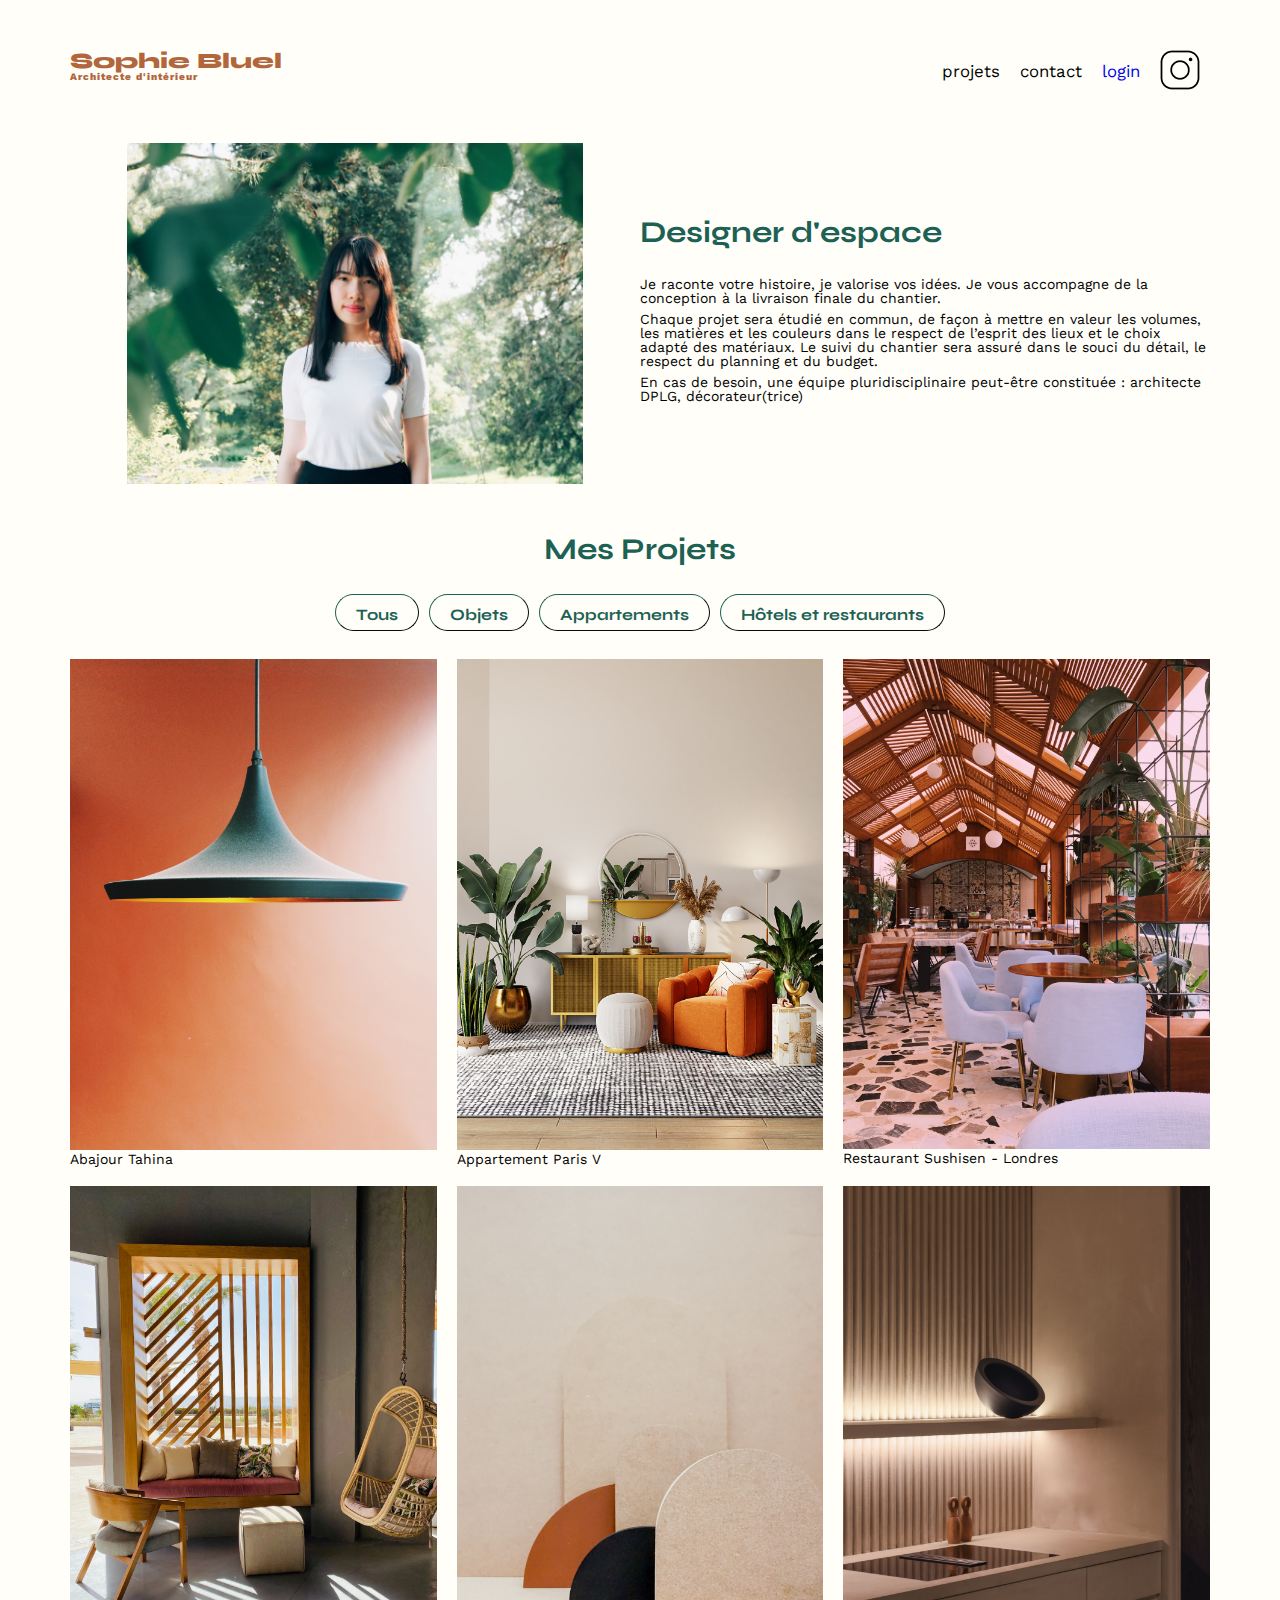
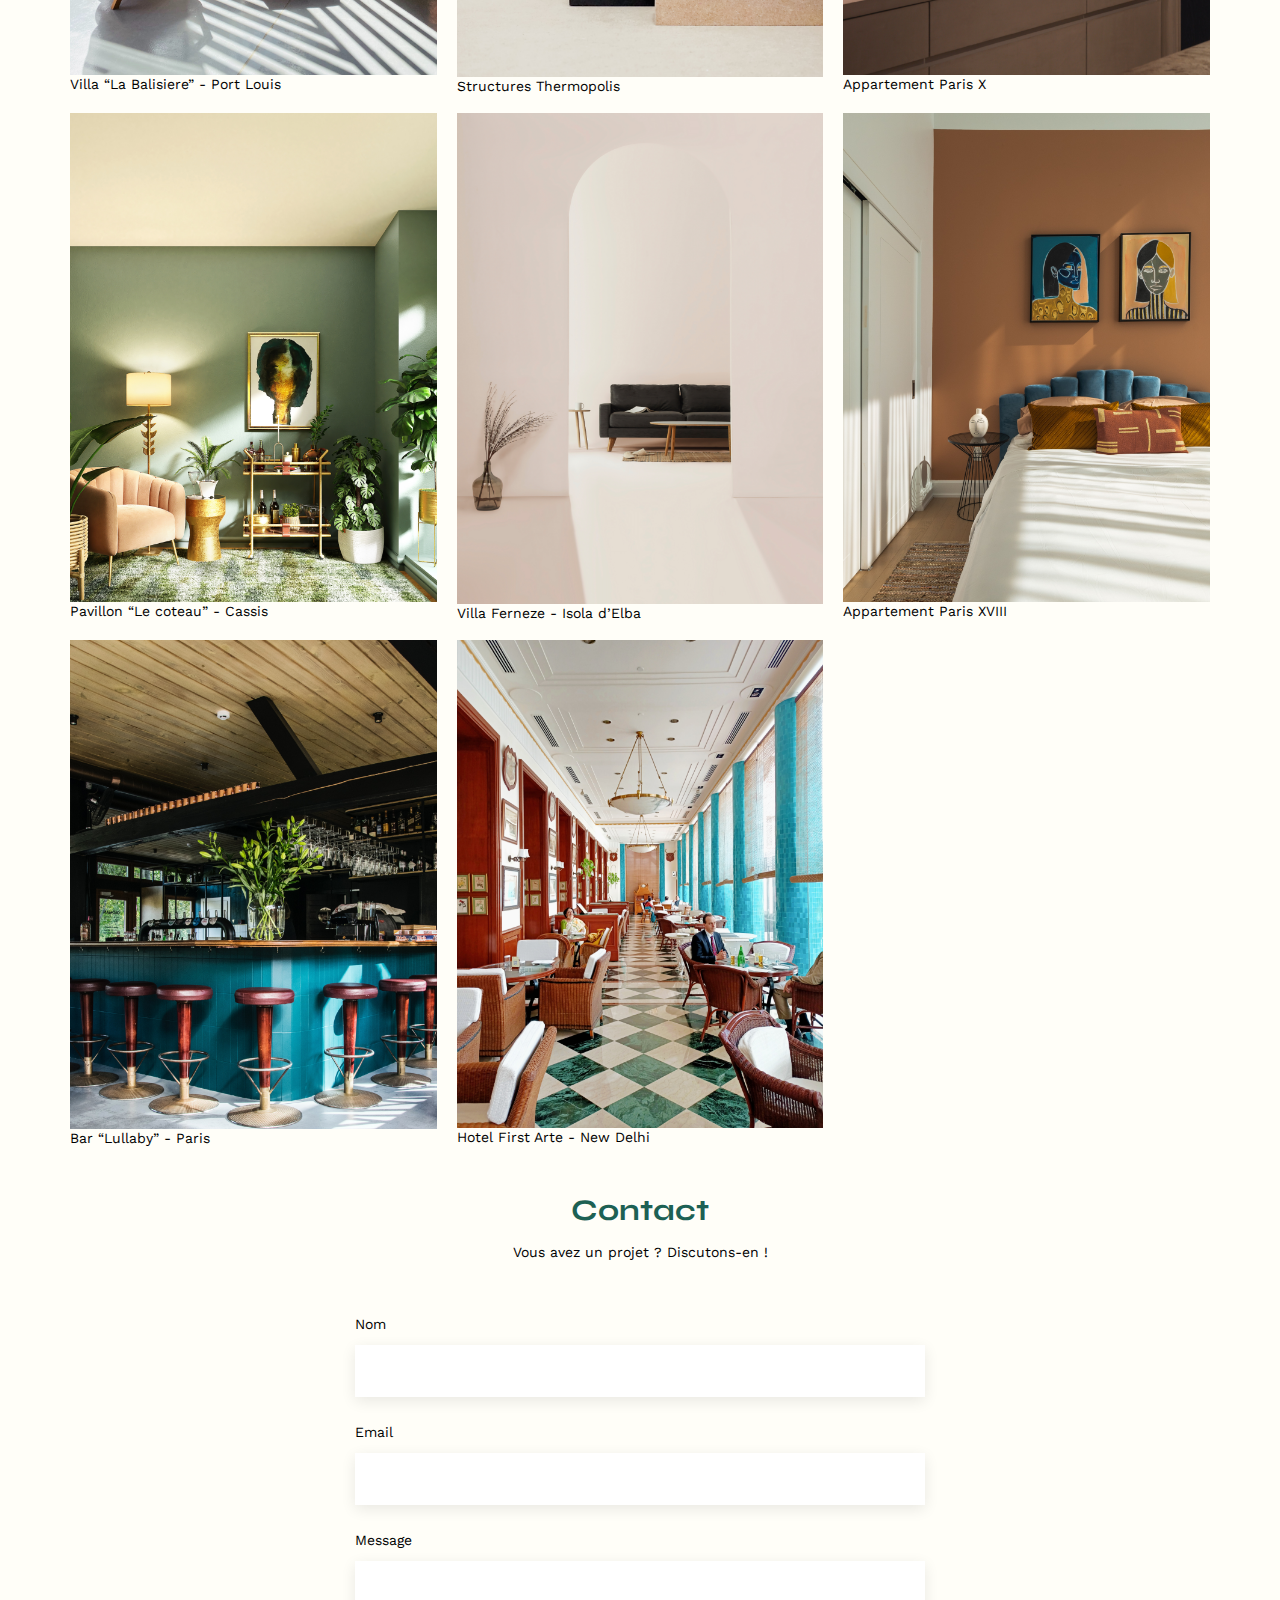
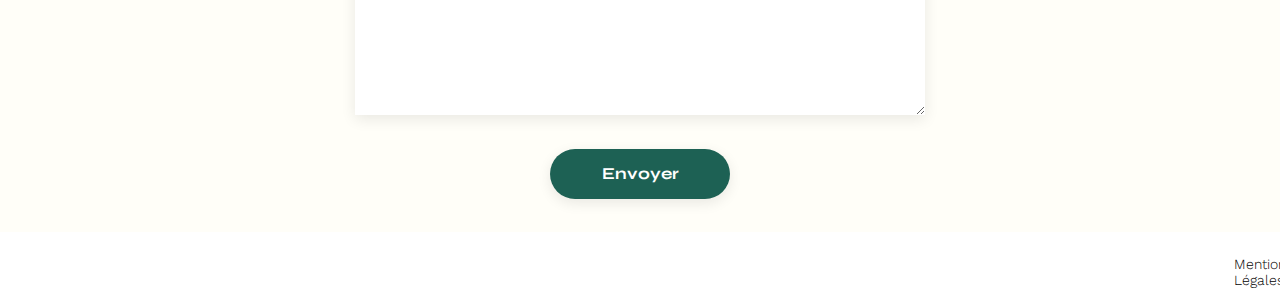
<file: FrontEnd/index.html>
<!DOCTYPE html>
<html lang="fr">

<head>
	<meta charset="UTF-8">
	<title>Sophie Bluel - Architecte d'intérieur</title>
	<meta name="viewport" content="width=device-width, initial-scale=1.0">
	<script type="module" src="./assets/projets.js"></script>
	<link rel="preconnect" href="https://fonts.googleapis.com">
	<link rel="preconnect" href="https://fonts.gstatic.com" crossorigin>
	<link href="https://fonts.googleapis.com/css2?family=Syne:wght@700;800&family=Work+Sans&display=swap"
		rel="stylesheet">
	<meta name="description" content="">
	<link rel="stylesheet" href="./assets/style.css">
</head>

<body>
	<div id="main_container">
		<header>
			<h1>Sophie Bluel <span>Architecte d'intérieur</span></h1>
			<nav>
				<ul>
					<li>projets</li>
					<li>contact</li>
					<li><a href="login.html">login</a></li>
					<li><img src="./assets/icons/instagram.png" alt="Instagram"></li>
				</ul>
			</nav>
		</header>
		<main>
			<section id="introduction">
				<figure>
					<img src="./assets/images/sophie-bluel.png" alt="">
				</figure>
				<article>
					<h2>Designer d'espace</h2>
					<p>Je raconte votre histoire, je valorise vos idées. Je vous accompagne de la conception à la
						livraison
						finale du chantier.</p>
					<p>Chaque projet sera étudié en commun, de façon à mettre en valeur les volumes, les matières et les
						couleurs dans le respect de l’esprit des lieux et le choix adapté des matériaux. Le suivi du
						chantier sera assuré dans le souci du détail, le respect du planning et du budget.</p>
					<p>En cas de besoin, une équipe pluridisciplinaire peut-être constituée : architecte DPLG,
						décorateur(trice)</p>
				</article>
			</section>
			<section id="portfolio">
				<h2>Mes Projets</h2>
				<div class="categories">
					<button id="btn-tous">Tous</button>
					<button id="btn-objets">Objets</button>
					<button id="btn-apparts">Appartements</button>
					<button id="btn-hotels">Hôtels et restaurants</button>
				</div>
				<div class="gallery">
					<figure>
						<img src="assets/images/abajour-tahina.png" alt="Abajour Tahina">
						<figcaption>Abajour Tahina</figcaption>
					</figure>
					<figure>
						<img src="assets/images/appartement-paris-v.png" alt="Appartement Paris V">
						<figcaption>Appartement Paris V</figcaption>
					</figure>
					<figure>
						<img src="assets/images/restaurant-sushisen-londres.png" alt="Restaurant Sushisen - Londres">
						<figcaption>Restaurant Sushisen - Londres</figcaption>
					</figure>
					<figure>
						<img src="assets/images/la-balisiere.png" alt="Villa “La Balisiere” - Port Louis">
						<figcaption>Villa “La Balisiere” - Port Louis</figcaption>
					</figure>
					<figure>
						<img src="assets/images/structures-thermopolis.png" alt="Structures Thermopolis">
						<figcaption>Structures Thermopolis</figcaption>
					</figure>
					<figure>
						<img src="assets/images/appartement-paris-x.png" alt="Appartement Paris X">
						<figcaption>Appartement Paris X</figcaption>
					</figure>
					<figure>
						<img src="assets/images/le-coteau-cassis.png" alt="Pavillon “Le coteau” - Cassis">
						<figcaption>Pavillon “Le coteau” - Cassis</figcaption>
					</figure>
					<figure>
						<img src="assets/images/villa-ferneze.png" alt="Villa Ferneze - Isola d’Elba">
						<figcaption>Villa Ferneze - Isola d’Elba</figcaption>
					</figure>
					<figure>
						<img src="assets/images/appartement-paris-xviii.png" alt="Appartement Paris XVIII">
						<figcaption>Appartement Paris XVIII</figcaption>
					</figure>
					<figure>
						<img src="assets/images/bar-lullaby-paris.png" alt="Bar “Lullaby” - Paris">
						<figcaption>Bar “Lullaby” - Paris</figcaption>
					</figure>
					<figure>
						<img src="assets/images/hotel-first-arte-new-delhi.png" alt="Hotel First Arte - New Delhi">
						<figcaption>Hotel First Arte - New Delhi</figcaption>
					</figure>
				</div>
			</section>
			<section id="contact">
				<h2>Contact</h2>
				<p>Vous avez un projet ? Discutons-en !</p>
				<form action="#" method="post">
					<label for="name">Nom</label>
					<input type="text" name="name" id="name">
					<label for="email">Email</label>
					<input type="email" name="email" id="email">
					<label for="message">Message</label>
					<textarea name="message" id="message" cols="30" rows="10"></textarea>
					<input type="submit" value="Envoyer">
				</form>
			</section>
		</main>
	</div>
	<footer>
		<nav>
			<ul>
				<li>Mentions Légales</li>
			</ul>
		</nav>
	</footer>

</body>

</html>
</file>
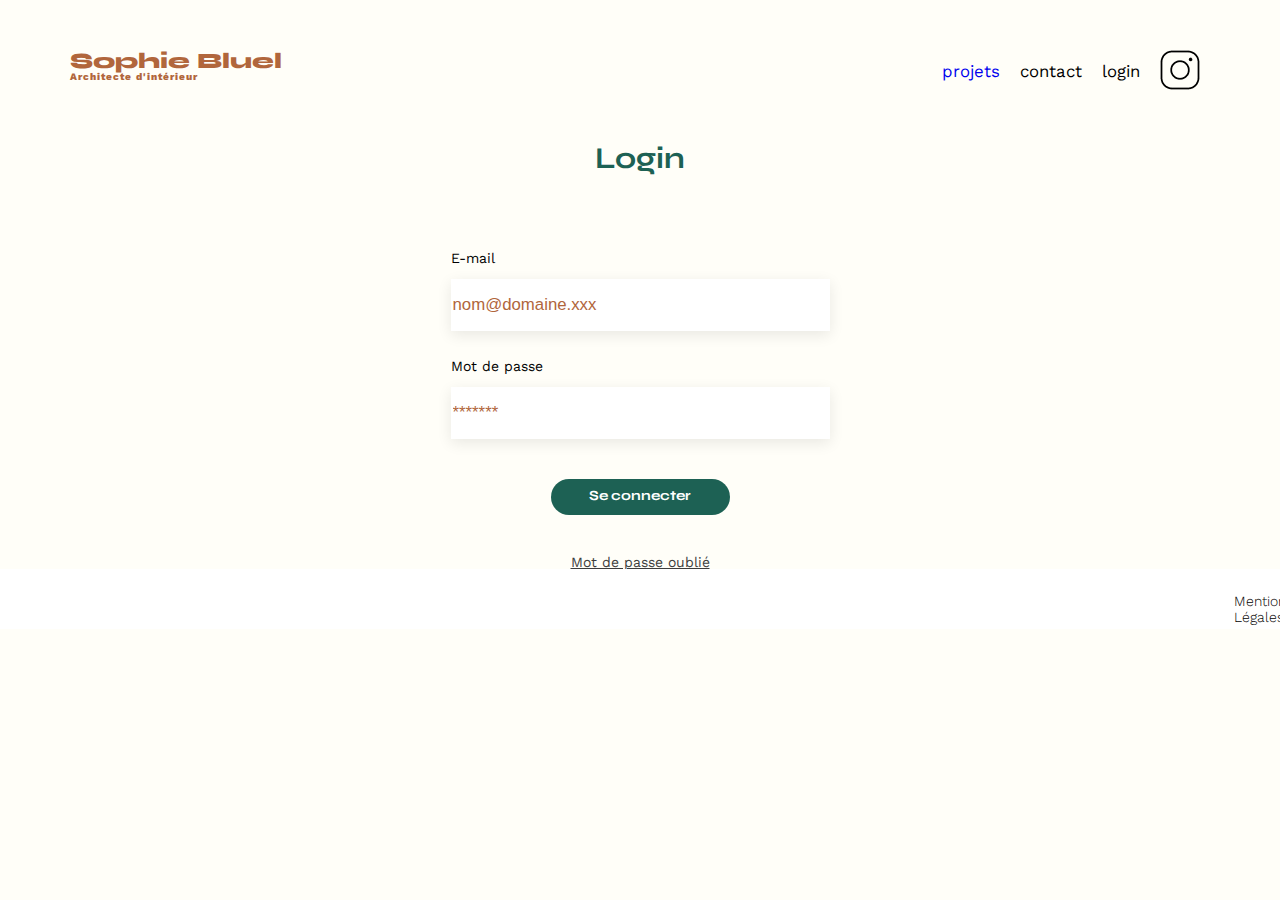
<file: FrontEnd/login.html>
<!DOCTYPE html>
<html lang="fr">

<head>
    <meta charset="UTF-8">
    <title>Sophie Bluel - Architecte d'intérieur</title>
    <meta name="viewport" content="width=device-width, initial-scale=1.0">
    <script type="module" src="./assets/login.js"></script>
    <link rel="preconnect" href="https://fonts.googleapis.com">
    <link rel="preconnect" href="https://fonts.gstatic.com" crossorigin>
    <link href="https://fonts.googleapis.com/css2?family=Syne:wght@700;800&family=Work+Sans&display=swap"
        rel="stylesheet">
    <meta name="description" content="">
    <link rel="stylesheet" href="./assets/style.css">
</head>

<body>
    <div id="main_container">
        <header>
            <h1>Sophie Bluel <span>Architecte d'intérieur</span></h1>
            <nav>
                <ul>
                    <li><a href="index.html">projets</a></li>
                    <li>contact</li>
                    <li>login</li>
                    <li><img src="./assets/icons/instagram.png" alt="Instagram"></li>
                </ul>
            </nav>
        </header>
        <main>
            <section id="login">
                <h2>Login</h2>
                <div class="container">
                    <form action="">
                        <label for="email"><b>E-mail</b></label>
                        <input type="email" id="email" placeholder="nom@domaine.xxx" required>
                        <div class=" champ display-none" id="error-mail">Ceci ne constitue pas une adresse email valide
                        </div>
                        <label for="password"><b>Mot de passe</b></label>
                        <input type="password" id="password" placeholder="*******" required>
                    </form>
                    <div class="champ" id="login-btn">
                        <button type="submit" class="login-btn">Se connecter</button>
                    </div>
                    <div class=" champ display-none" id="error-message">L'un ou l'autre de vos identifiants n'est pas
                        valide</div>
                    <div class=" champ display-none" id="unknown-error-message">Erreur serveur</div>

                    <div class="champ">
                        <a href="login.html">Mot de passe oublié</a>
                    </div>
                </div>
            </section>

        </main>
    </div>
    <footer>
        <nav>
            <ul>
                <li>Mentions Légales</li>
            </ul>
        </nav>
    </footer>
</body>

</html>
</file>
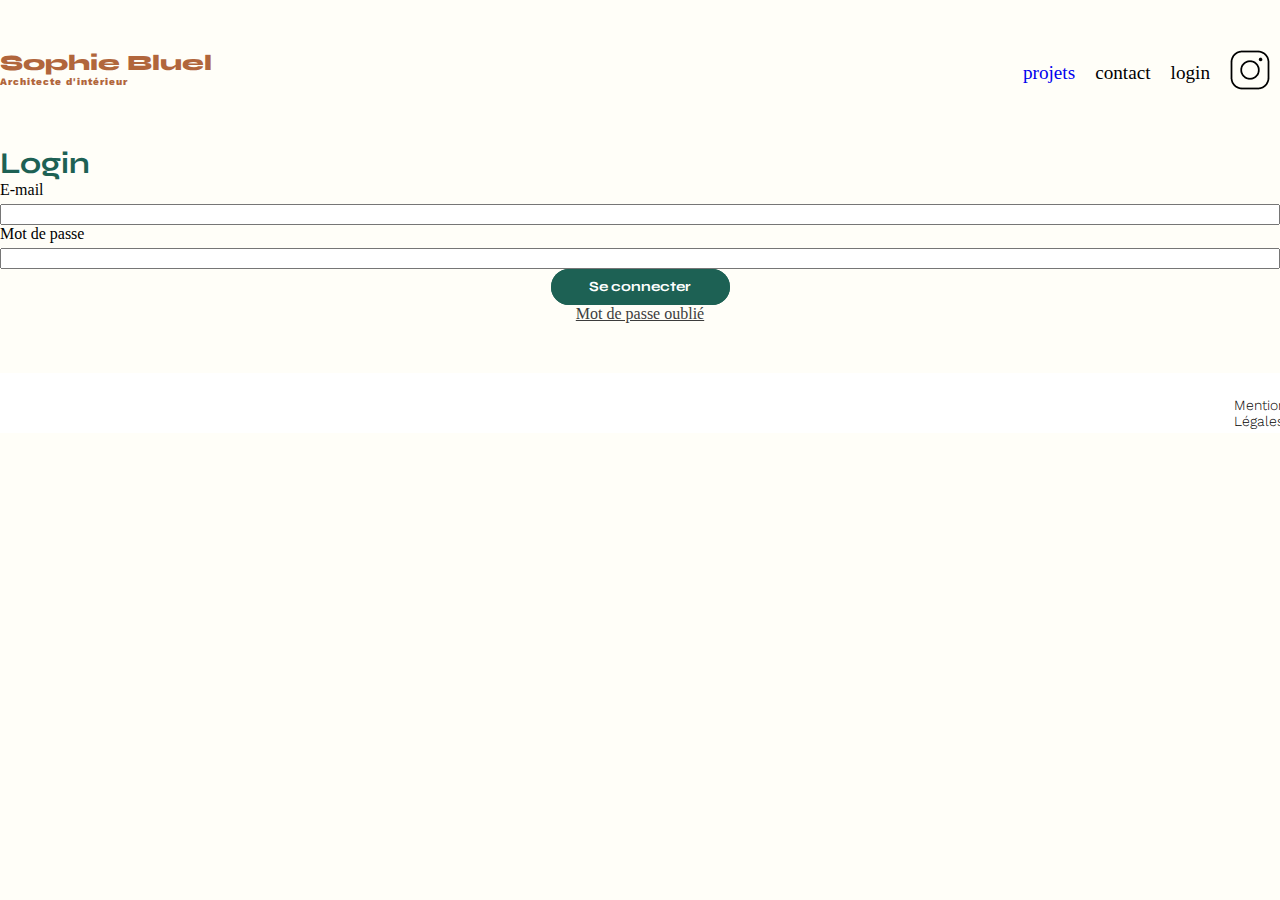
<file: FrontEnd/loginSebSave.html>
<!DOCTYPE html>
<html lang="fr">

<head>
    <meta charset="UTF-8">
    <title>Sophie Bluel - Architecte d'intérieur</title>
    <meta name="viewport" content="width=device-width, initial-scale=1.0">
    <script type="module" src="./assets/login.js"></script>
    <link rel="preconnect" href="https://fonts.googleapis.com">
    <link rel="preconnect" href="https://fonts.gstatic.com" crossorigin>
    <link href="https://fonts.googleapis.com/css2?family=Syne:wght@700;800&family=Work+Sans&display=swap"
        rel="stylesheet">
    <meta name="description" content="">
    <link rel="stylesheet" href="./assets/style.css">
</head>

<body>
    <header>
        <h1>Sophie Bluel <span>Architecte d'intérieur</span></h1>
        <nav>
            <ul>
                <li><a href="index.html">projets</a></li>
                <li>contact</li>
                <li>login</li>
                <li><img src="./assets/icons/instagram.png" alt="Instagram"></li>
            </ul>
        </nav>
    </header>
    <main>
        <section id="login-form">
            <h2>Login</h2>
            <form action="" class="container">
                <div class="champ">
                    <label for="email"><b>E-mail</b></label>
                    <input type="email" id="email">
                </div>
                <div class="champ">
                    <label for="password"><b>Mot de passe</b></label>
                    <input type="password" id="password">
                </div>
                <div class="display-none" id="error-message">L'un ou l'autre de vos identifiants ne sont pas valides</div>
                <div class="champ login-btn ">
                <button class="login-btn">Se connecter</button>
                </div>
                <div class="champ">
                    <a href="login.html">Mot de passe oublié</a>
                </div>
            </form>
        </section>

    </main>

    <footer>
        <nav>
            <ul>
                <li>Mentions Légales</li>
            </ul>
        </nav>
    </footer>
</body>

</html>
</file>
<file: FrontEnd/assets/style.css>
/* http://meyerweb.com/eric/tools/css/reset/
   v2.0 | 20110126
   License: none (public domain)
*/

html,
body,
div,
span,
applet,
object,
iframe,
h1,
h2,
h3,
h4,
h5,
h6,
p,
blockquote,
pre,
a,
abbr,
acronym,
address,
big,
cite,
code,
del,
dfn,
em,
img,
ins,
kbd,
q,
s,
samp,
small,
strike,
strong,
sub,
sup,
tt,
var,
b,
u,
i,
center,
dl,
dt,
dd,
ol,
ul,
li,
fieldset,
form,
label,
legend,
table,
caption,
tbody,
tfoot,
thead,
tr,
th,
td,
article,
aside,
canvas,
details,
embed,
figure,
figcaption,
footer,
header,
hgroup,
menu,
nav,
output,
ruby,
section,
summary,
time,
mark,
audio,
video {
	margin: 0;
	padding: 0;
	border: 0;
	font-size: 100%;
	font: inherit;
	vertical-align: baseline;

}

/* HTML5 display-role reset for older browsers */
article,
aside,
details,
figcaption,
figure,
footer,
header,
hgroup,
menu,
nav,
section {
	display: block;

}





ol,
ul {
	list-style: none;
}

blockquote,
q {
	quotes: none;
}

blockquote:before,
blockquote:after,
q:before,
q:after {
	content: '';
	content: none;
}

table {
	border-collapse: collapse;
	border-spacing: 0;
}

/** end reset css**/
#banner {
	background-color: black;
	height: 60px;
	display: flex;
	align-items: center;
	justify-content: center;
}

#banner ul {
	display: flex;
	justify-content: space-between;
	align-items: center;
	gap: 8px;
	color: #fff;

}


#banner li a {
	color:#fff;
	text-decoration: none;
	font-size: 19px;
	font-family: Work Sans;
}

#banner li a:hover {
	color:#B1663C;
}

#banner i {
	font-size: 19px;
}

#publish {
	width: fit-content;
	padding-right: 15px;
	padding-left: 15px;
	height: 38px;
	border-radius: 60px;
	font-size: 19px;
	font-family: Work Sans;

}

body {
	background-color: #fffef8;
}

#main_container {
	line-height: 1;
	background-color: #fffef8;
	max-width: 1140px;
	margin: auto;
	font-family: 'Work Sans';
	font-size: 14px;
}

header {
	display: flex;
	justify-content: space-between;
	margin: 50px 0
}

section {
	margin: 50px 0
}

h1 {
	display: flex;
	flex-direction: column;
	font-family: 'Syne';
	font-size: 22px;
	font-weight: 800;
	color: #B1663C
}

h1>span {
	font-family: 'Work Sans';
	font-size: 10px;
	letter-spacing: 0.1em;
	;
}

h2 {
	font-family: 'Syne';
	font-weight: 700;
	font-size: 30px;
	color: #1D6154
}

nav ul {
	display: flex;
	align-items: center;
	list-style-type: none;

}

nav li {
	padding: 0 10px;
	font-size: 1.2em;
}

nav li a {
	text-decoration: none;
}

nav li:hover {
	color: #B1663C;
}

nav li a:visited {
	color: black;
}

nav li a:hover {
	color: #B1663C;
}

#introduction {
	display: flex;
	align-items: center;
}

#introduction figure {
	flex: 1;
}

#introduction img {
	display: block;
	margin: auto;
	width: 80%;
}

#introduction figcaption {
	margin-top: 10px;
	margin-left: 10%;

}

#introduction figcaption a {
	color:black;
	text-decoration: none;

}

#introduction figcaption a:hover {
	color: #B1663C;
	text-decoration: none;

}

#introduction article {
	flex: 1
}

#introduction h2 {
	margin-bottom: 1em;
}

#introduction p {
	margin-bottom: 0.5em;
}

#mes-projets {
	position: relative;
	width:fit-content;
	margin-left: auto;
	margin-right: auto;
}
#modifier {
	position:absolute;
	left:220px;
	top:10px;
	display: flex;
	justify-content: space-between;
	gap:5px;

}

#modifier a {
	color:black;
	text-decoration: none;
}

#modifier a:hover {
	color: #B1663C;
}
#portfolio h2 {
	text-align: center;
	margin-bottom: 1em;
}

.plusbas {
	margin-top: 100px;
}

#login h2 {
	text-align: center;
	margin-bottom: 1em;

}

#login .container {

	display: flex;
	flex-direction: column;
	width: 379px;
	margin-left: auto;
	margin-right: auto;
	align-content: space-between;
	gap: 40px;
}



.champ {

	display: flex;
	flex-direction: column;
	align-content: space-between;
	gap: 5px;
}

.champ a {
	margin-left: auto;
	margin-right: auto;
	color: rgba(61, 61, 61, 1);

}

/*input[type=email],
input[type=password] {
	width: 379px;
	height: 51px;
	border: 0px;
	box-shadow: 0px 4px 14px rgba(0, 0, 0, 0.09);
}*/

input::placeholder {
	color: #B1663C;
}

.login-btn {
	width: 179px;
	height: 36px;
	border-radius: 60px;
	background-color: #1D6154;
	border: 0px;
	color: white;
	font-family: 'Syne';
	font-weight: 700;
	font-size: 14px;
	line-height: 16.8px;
	margin-left: auto;
	margin-right: auto;
}

.display-none {
	display:none;
}

.display {
	color: red;
	display: block!important;
}

.border-red {
	border: solid 1px!important;
	border-color: red!important;
}

.categories {
	width: fit-content;
	margin-left: auto;
	margin-right: auto;
	margin-bottom: 2em;
	display: flex;
	gap: 10px;
}

.categories button {
	font-family: 'Syne';
	font-weight: 700;
	font-size: 16px;
	line-height: 19.2px;
	height: 37px;
	border-radius: 60px;
	border-width: 1px;
	border-color: #1D6154;
	color: #1D6154;
	padding: 10px 20px 20px 20px;
	background-color: transparent;
	transition-duration: 700ms;

}

.categories button:hover {
	color: aliceblue;
	background-color: #1D6154;
	transition-duration: 700ms;
}

.gallery {
	width: 100%;
	display: grid;
	grid-template-columns: 1fr 1fr 1fr;
	grid-column-gap: 20px;
	grid-row-gap: 20px;
}

.gallery img {
	width: 100%;

}


#contact,
#login {
	width: 50%;
	margin: auto;
}

#contact>* {
	text-align: center;

}

#contact h2,
#login h2 {
	margin-bottom: 20px;
}





#contact form,
#login form,
#modal form {
	text-align: left;
	margin-top: 30px;
	display: flex;
	flex-direction: column;
}



#contact input,
#login input,
#modal input {
	height: 50px;
	font-size: 1.2em;
	border: none;
	box-shadow: 0px 4px 14px rgba(0, 0, 0, 0.09);
}


#contact label,
#login label,
#modal label {
	margin: 2em 0 1em 0;
}


	
#contact textarea {
	border: none;
	box-shadow: 0px 4px 14px rgba(0, 0, 0, 0.09);
}

input[type="submit"] {
	font-family: 'Syne';
	font-weight: 700;
	color: white;
	background-color: #1D6154;
	margin: 2em auto;
	width: 180px;
	text-align: center;
	border-radius: 60px;
}

footer {
	position: relative;
	background-color: #fff;
	height: 60px;
	font-family: 'Work Sans';

}

footer nav ul {
	position:absolute;
	top: 24px;
    left: 1224px;
	background-color: #fff;
}

footer nav ul li {
	font-size: 14px;
	font-weight: 300;
	font-size: 14px;
	line-height: 16px;
}
</file>
